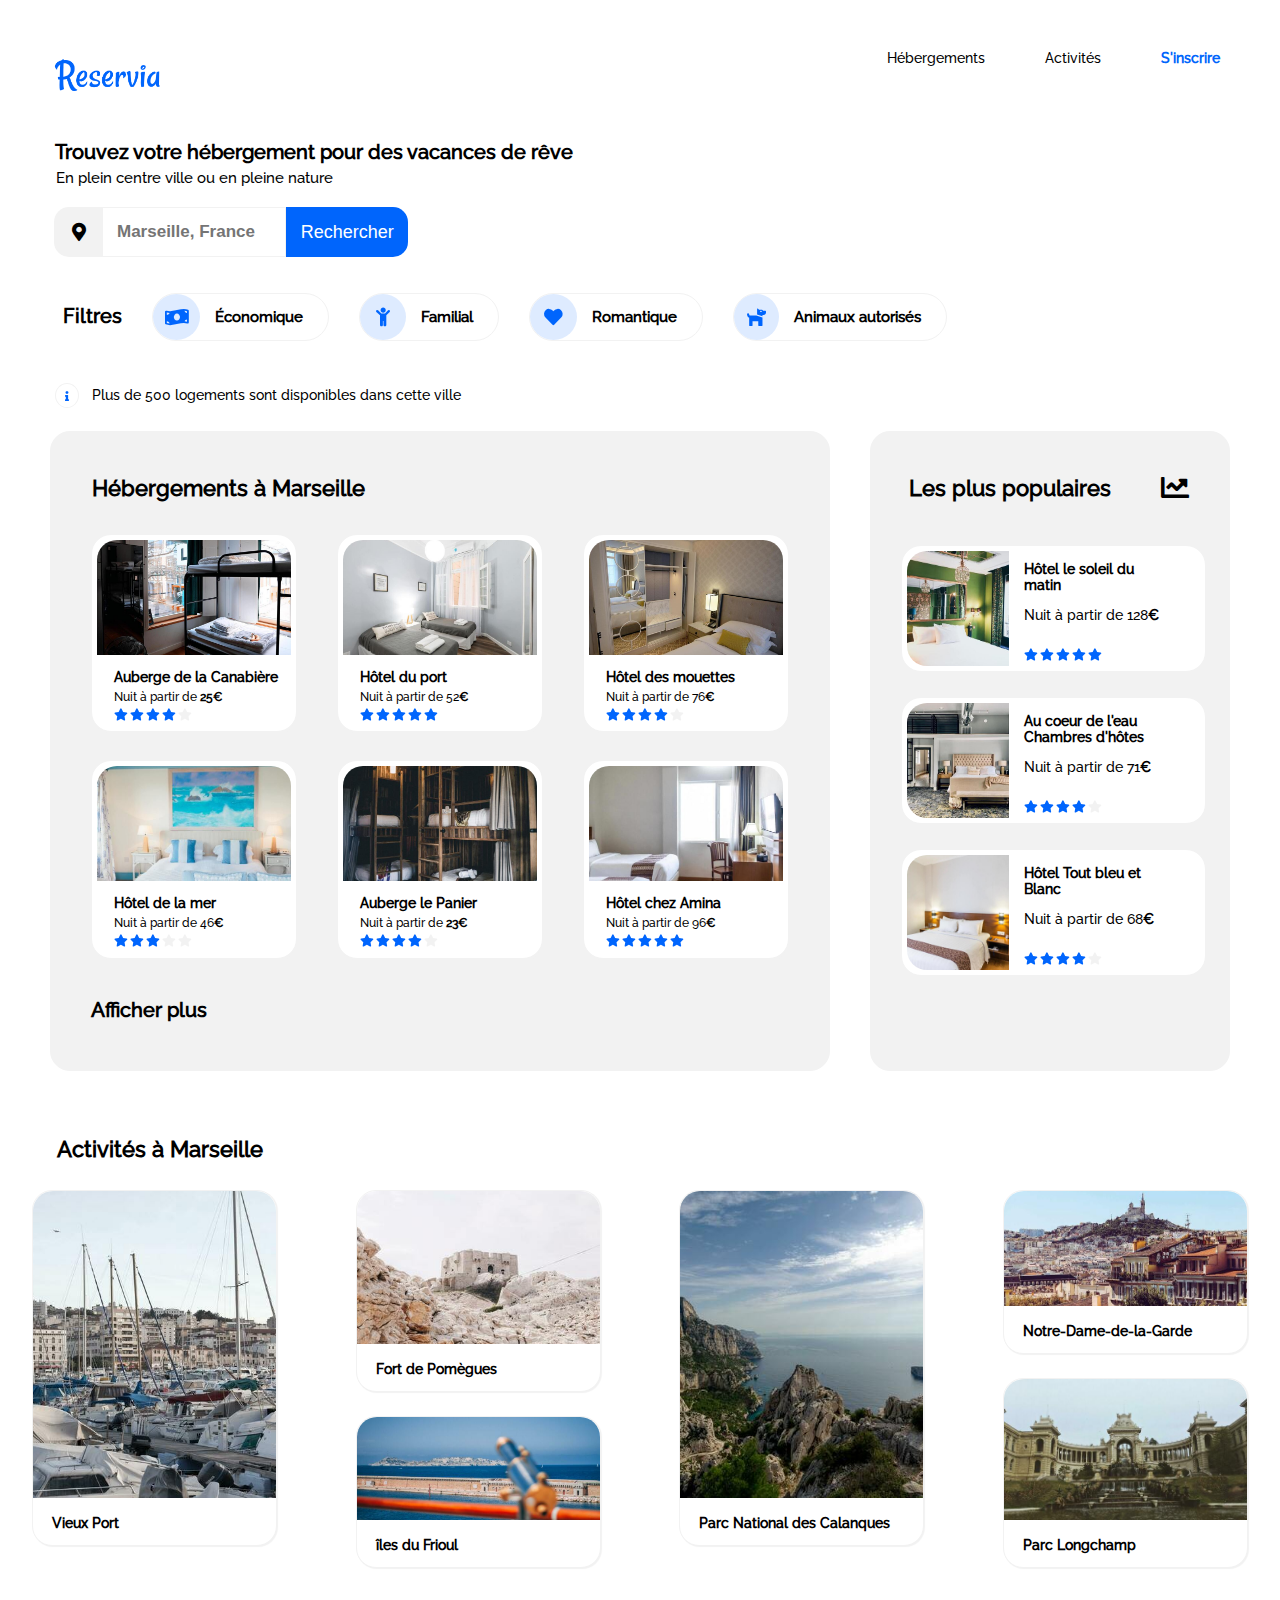
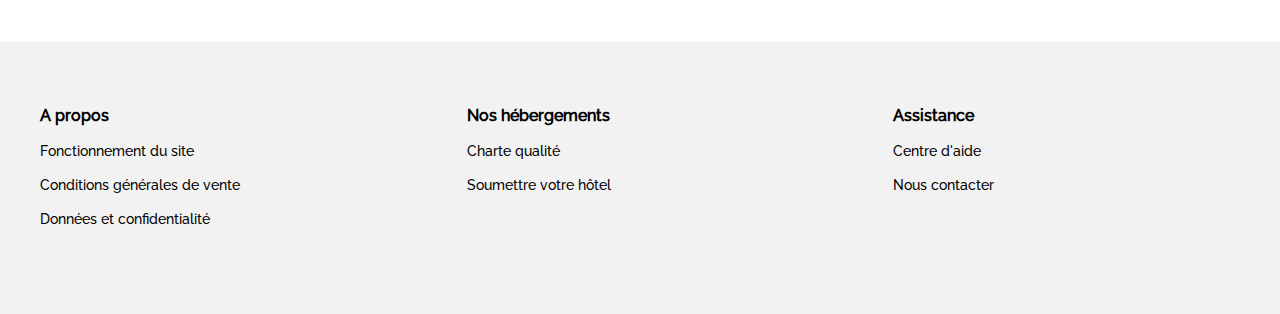
<file: index.html>
<!DOCTYPE html>
<html lang="fr">
    <head>
        <meta charset="utf-8">
        <meta name="viewport" content="width=device-width, initial-scale=1.0">
        <meta name="description" content=" Reservia est une petite entreprise proposant un outil de planification de vacances. 
        Reservia permet de trouver des hébergements et des activités dans la ville de leur choix ">
        <link rel="stylesheet" href="projet2.css" />
        <link rel="stylesheet" href="fontawesome/css/all.css">
        <title>Reservia</title>
    </head>
    
    <body>

        <header>
            <div id="logo_inscrip"> <!-- Responsive -->
                <img id="logo_responsive" src="./images/logo/Reservia@3x.png" alt="logo Reservia" />

                <nav id="ins_respo">
                    <ul>
                        <li id="list_respo" ><a href="#">S'inscrire</a></li>
                    </ul>
                </nav>
            </div>
          
            <div id="menu_responsive"> <!-- RESPONSIVE MENU (Iphone)  -->
                <nav >
                    <ul id="menu_respo">
                        <li class="menu_list_responsive"><a class="menu_ancre_responsive" href="#Hebergements_responsive">Hébergements</a></li> <!-- ancre pour mener directement à la sertion de la page -->
                        <li class="menu_list_responsive"><a class="menu_ancre_responsive" href="#Activites_responsive">Activités</a></li>  <!-- ancre pour mener directement à la sertion de la page --> 
                    </ul>
                </nav>
            </div>

            <div class="bloc_logo_menu">
                <img id="logo" src="./images/logo/Reservia@3x.png" alt="logo Reservia" />

                <nav> <!-- nav d'escription du menu -->
                    <ul id="menu">    
                        <li class="menu_list"><a class="menu_ancre" href="#Hebergements">Hébergements</a></li> <!-- ancre pour mener directement à la sertion de la page -->
                        <li class="menu_list"><a class="menu_ancre" href="#Activites">Activités</a></li>  <!-- ancre pour mener directement à la sertion de la page -->
                        <li class="menu_list" ><a id="inscription" href="#">S'inscrire</a></li> <!-- Mis ID pour isoler "s'incrire" -->
                    </ul>
                </nav>
            </div>
            
            <div id="section_page">
                <p class="p1"> Trouvez votre hébergement pour des vacances de rêve </p> <!-- Mettre un autre "id" pour separer car texte change ? -->
                <p class="p2"> En plein centre ville ou en pleine nature</p>
            </div>

            <div class="Barre_de_recherche">
                <i class="fas fa-map-marker-alt fa-lg "></i>
                <input id="Search" type="search" placeholder="Marseille, France" name="recherher" > <!-- Mettre Marseille -->
                <button id="button" type="submit" >Rechercher</button>
                <button id="responsive_button" type="submit"><i class="fas fa-search"></i></button>
            </div>
        </header>

        <div id="composant_filtre">
            <h2 id="titre_filtre">Filtres</h2>
            <figure class="filtre">
                <div class="icone_filtre1">
                    <i class="fas fa-money-bill-wave fa-lg"></i>
                </div>
                <figcaption>
                    <a class="taille_filtre" href="#">Économique</a>
                </figcaption> 
            </figure>
            <figure class="filtre">
                <div class="icone_filtre2">
                    <i class="fas fa-child fa-lg"></i>
                </div>
                <figcaption>
                    <a class="taille_filtre" href="#">Familial</a>
                </figcaption>
            </figure>
            <figure class="filtre">
                <div class="icone_filtre3">
                    <i class="fas fa-heart fa-lg"></i>
                </div>
                <figcaption>
                    <a class="taille_filtre" href="#">Romantique</a>
                </figcaption>
            </figure>
            <figure class="filtre">
                <div class="icone_filtre1">
                    <i class="fas fa-dog fa-lg"></i>
                </div>
                <figcaption>
                    <a class="taille_filtre" href="#">Animaux autorisés</a>
                </figcaption>
            </figure>
        </div>

        <!-- texte + icon -->
        <figure id="bloc_info">
            <div id="icon_info"><i class="fas fa-info fa-xs"></i></div>
            <figcaption id="text"><p>Plus de 500 logements sont disponibles dans cette ville</p></figcaption>
        </figure>

        <div id="logement">
            <div id="bloc_hebergement">  <!-- Bloc hebergement -->
                <h2 id="Hebergements">Hébergements à Marseille</h2> <!-- Création de l'ancre "hébergement" -->
                <h2 id="Hebergements_responsive">Hébergements à Marseille</h2> <!-- RESPONSIVE Création de l'ancre "hébergement" -->
                <div id="Part1">
                    <figure class ="box">
                        <a href="#">
                            <img class="img_heberg" src="./images/hebergements/4_small/marcus-loke-WQJvWU_HZFo-unsplash.jpg" alt="Auberge de la Canabière" title="Auberge de la Canabière">
                        </a>
                        <figcaption class="figcaption_logement">
                            <a href="#">
                                <h3>Auberge de la Canabière</h3>
                                <p>Nuit à partir de <strong>25€</strong></p>
                                <div class="box_star">
                                    <i class="fas fa-star fa-sm"></i>
                                    <i class="fas fa-star fa-sm"></i>
                                    <i class="fas fa-star fa-sm"></i>
                                    <i class="fas fa-star fa-sm"></i>
                                    <i class="fas fa-star fa-sm star_gray"></i>
                                </div>
                            </a>
                        </figcaption>  
                    </figure>
                    <figure class ="box">
                        <a href="#">
                            <img class="img_heberg" src="./images/hebergements/4_small/fred-kleber-gTbaxaVLvsg-unsplash.jpg" alt="Hôtel du port" title="Hoetl du port">
                        </a>
                        <figcaption class="figcaption_logement">
                            <a href="#">
                                <h3>Hôtel du port</h3>
                                <p>Nuit à partir de 52<strong>€</strong></p>
                                <div class="box_star">
                                    <i class="fas fa-star fa-sm"></i>
                                    <i class="fas fa-star fa-sm"></i>
                                    <i class="fas fa-star fa-sm"></i>
                                    <i class="fas fa-star fa-sm"></i>
                                    <i class="fas fa-star fa-sm"></i>
                                </div>
                            </a>
                        </figcaption>
                          
                    </figure>
                    <figure class ="box">
                        <a href="#">
                            <img class="img_heberg" src="./images/hebergements/4_small/reisetopia-B8WIgxA_PFU-unsplash.jpg" alt="Hôtel des mouettes" title="Hotel des mouettes">
                        </a>    
                        <figcaption class="figcaption_logement">
                            <a href="#">
                                <h3>Hôtel des mouettes</h3>
                                <p>Nuit à partir de 76<strong>€</strong></p>
                                <div class="box_star">
                                    <i class="fas fa-star fa-sm"></i>
                                    <i class="fas fa-star fa-sm"></i>
                                    <i class="fas fa-star fa-sm"></i>
                                    <i class="fas fa-star fa-sm"></i>
                                    <i class="fas fa-star fa-sm star_gray"></i>
                                </div>
                            </a> 
                        </figcaption>
                    </figure>
                </div>
                <div id="Part2">
                    <figure class ="box" >
                        <a href="#">
                            <img class="img_heberg" src="./images/hebergements/4_small/annie-spratt-Eg1qcIitAuA-unsplash.jpg" alt="Hôtel de la mer" title="Hotel de la mer">
                        </a>    
                        <figcaption class="figcaption_logement">
                            <a href="#">
                                <h3>Hôtel de la mer</h3>
                                <p>Nuit à partir de 46<strong>€</strong></p>
                                <div class="box_star">
                                    <i class="fas fa-star fa-sm"></i>
                                    <i class="fas fa-star fa-sm"></i>
                                    <i class="fas fa-star fa-sm"></i>
                                    <i class="fas fa-star fa-sm star_gray"></i>
                                    <i class="fas fa-star fa-sm star_gray"></i>
                                </div>
                            </a>

                        </figcaption>
                    </figure>

                    <figure class ="box">
                        <a href="#">
                            <img class="img_heberg" src="./images/hebergements/4_small/nicate-lee-kT-ZyaiwBe0-unsplash.jpg" alt="Auberge le Panier" title="Auberge le Panier">
                        </a>
                        <figcaption class="figcaption_logement">
                            <a href="">
                                <h3>Auberge le Panier</h3>
                                <p>Nuit à partir de <strong>23€</strong></p>
                                <div class="box_star">
                                    <i class="fas fa-star fa-sm"></i>
                                    <i class="fas fa-star fa-sm"></i>
                                    <i class="fas fa-star fa-sm"></i>
                                    <i class="fas fa-star fa-sm"></i>
                                    <i class="fas fa-star fa-sm star_gray"></i>
                                </div>
                            </a> 
                        </figcaption>
                        
                    </figure>
                    <figure class ="box">
                        <a href="#">
                            <img class="img_heberg" src="./images/hebergements/4_small/febrian-zakaria-M6S1WvfW68A-unsplash.jpg" alt="Hôtel chez Amina" title="Hôtel chez Amina">
                        </a>    
                        <figcaption class="figcaption_logement">
                            <a href="#">
                                <h3>Hôtel chez Amina</h3>
                                <p>Nuit à partir de 96<strong>€</strong></p>
                                <div class="box_star">
                                    <i class="fas fa-star fa-sm"></i>
                                    <i class="fas fa-star fa-sm"></i>
                                    <i class="fas fa-star fa-sm"></i>
                                    <i class="fas fa-star fa-sm"></i>
                                    <i class="fas fa-star fa-sm"></i>
                                </div>
                            </a>
                        </figcaption>
                    </figure>
                </div> 
                <a class="texte_hebergement" href="#">Afficher plus</a>
            </div>
           
            <div id="Populaire">
                <div id="titre_icon_bloc">
                    <h2 id="titre_populaire">Les plus populaires</h2>
                    <i class="fas fa-chart-line fa-2x"></i>
                </div>
                <div id="bloc_pop_responsive">
                    <figure class ="box2">
                        <a href="#"> 
                            <img class="img_pop" src="./images/hebergements/4_small/emile-guillemot-Bj_rcSC5XfE-unsplash.jpg" alt="Hôtel le soleil du matin" title="Hôtel le soleil du matin">
                        </a>    
                        <figcaption class="figcaption_populaire">
                            <a  href="#">
                                <div>
                                    <h3>Hôtel le soleil du matin</h3>
                                    <p> Nuit à partir de 128<strong>€</strong></p>
                                </div>
                                <div class="box_star2">
                                    <i class="fas fa-star fa-sm"></i>
                                    <i class="fas fa-star fa-sm"></i>
                                    <i class="fas fa-star fa-sm"></i>
                                    <i class="fas fa-star fa-sm"></i>
                                    <i class="fas fa-star fa-sm"></i>
                                </div>
                            </a>  
                        </figcaption>
                    </figure>

                    <figure class ="box2" >
                        <a href="#">  
                            <img class="img_pop" src="./images/hebergements/4_small/aw-creative-VGs8z60yT2c-unsplash.jpg" alt="Au coeur de l'eau Chambres d'hôtes" title="Au coeur de l'eau Chambres d'hôtes">
                        </a>
                        <figcaption class="figcaption_populaire">
                            <a href="#">
                                <div>
                                    <h3>Au coeur de l'eau Chambres d'hôtes</h3>
                                    <p>Nuit à partir de 71<strong>€</strong></p>
                                </div>
                                
                                <div class="box_star2">
                                    <i class="fas fa-star fa-sm"></i>
                                    <i class="fas fa-star fa-sm"></i>
                                    <i class="fas fa-star fa-sm"></i>
                                    <i class="fas fa-star fa-sm"></i>
                                    <i class="fas fa-star fa-sm star_gray"></i>
                                </div>
                            </a>
                        </figcaption>
                    </figure>
    
                    <figure class ="box2">
                        <a href="#">
                            <img class="img_pop" src="./images/hebergements/4_small/febrian-zakaria-sjvU0THccQA-unsplash.jpg" alt="Hôtel Tout bleu et blanc" title="Hôtel Tout bleu et blanc">
                        </a>
                        <figcaption class="figcaption_populaire">
                            <a href="#">
                                <div>
                                    <h3>Hôtel Tout bleu et Blanc</h3>
                                    <p>Nuit à partir de 68<strong>€</strong></p>
                                </div>
                                
                                <div class="box_star2">
                                    <i class="fas fa-star fa-sm"></i>
                                    <i class="fas fa-star fa-sm"></i>
                                    <i class="fas fa-star fa-sm"></i>
                                    <i class="fas fa-star fa-sm"></i>
                                    <i class="fas fa-star fa-sm star_gray"></i>
                                </div>
                            </a> 
                        </figcaption> 
                    </figure>
                </div>
                
            </div>
        </div>
         

        <div id="Activite_a_Marseille">

            <h2 id="Activites">Activités à Marseille</h2> <!-- Création de l'ancre "Activités" -->
            <h2 id="Activites_responsive">Activités à Marseille</h2> <!-- RESPONSIVE Création de l'ancre "Activités" -->

            <div id="bloc_activites">
                <div class="box_column">
                    <a href="#">
                        <figure class="box3">
                            <img class="img_port_calanques" src="./images/activites/4_small/reno-laithienne-QUgJhdY5Fyk-unsplash.jpg" alt="Vieux Port" title="Vieux Port">
                            <figcaption>
                                <h3 class="titres_box">Vieux Port</h3>
                            </figcaption>
                        </figure>
                    </a>    
                </div>
        
                <div class="box_column">
                    <a href="#"> 
                        <figure class="box3">
                            <img id="img_pomegues" src="./images/activites/4_small/paul-hermann-QFTrLdQIRhI-unsplash.jpg" alt="Fort de Pomègues" title="Fort de Pomègues">
                            <figcaption>
                                <h3 class="titres_box">Fort de Pomègues</h3>
                            </figcaption>
                        </figure >
                    </a>
                    <a href="#">
                        <figure class="box3" >
                            <img id="img_frioul" src="./images/activites/4_small/kevin-hikari-rV_Qd1l-VXg-unsplash.jpg" alt="îles du Frioul" title="îles du Frioul">
                            <figcaption>
                                <h3 class="titres_box">îles du Frioul</h3>
                            </figcaption>
                        </figure>
                    </a>
                </div>
    
                <div class="box_column">
                    <a href="#">
                        <figure class="box3">
                        <img class="img_port_calanques" src="./images/activites/4_small/kilyan-sockalingum-NR8-cBCN3aI-unsplash.jpg" alt="Parc National des Calanques" title="Parc National des Calanques">
                            <figcaption>
                                <h3 class="titres_box">Parc National des Calanques</h3>
                            </figcaption>
                        </figure>
                    </a>    
                </div>
    
                <div class="box_column">
                    <a href="#">
                        <figure class="box3">
                            <img id="img_DameDeLaGarde" src="./images/activites/4_small/florian-wehde-xW9e8gdotxI-unsplash.jpg" alt="Notre-Dame-de-la-Garde" title="Notre-Dame-de-la-Garde">
                            <figcaption>
                                <h3 class="titres_box">Notre-Dame-de-la-Garde</h3>
                            </figcaption>
                        </figure>
                    </a>
                    <a href="#">  
                        <figure class="box3">
                            <img id="img_longchamp" src="./images/activites/4_small/lena-paulin-wH2-EJoDcV0-unsplash.jpg" alt="Parc Longchamp" title="Parc Longchamp">
                            <figcaption>
                                <h3 class="titres_box">Parc Longchamp</h3>
                            </figcaption>
                        </figure>
                    </a>      
                </div>
            </div>          
        </div>

        <footer>
            <div class="box4">
                <ul>
                    <li class="titre_footer">A propos</li>
                    <li class="lien_footer"><a  href="#" >Fonctionnement du site</a></li>
                    <li class="lien_footer"><a href="#">Conditions générales de vente</a></li>
                    <li class="lien_footer"><a href="#">Données et confidentialité</a></li>
                </ul>
            </div>
            <div class="box4">
                <ul>
                    <li class="titre_footer">Nos hébergements</li>
                    <li class="lien_footer"><a href="#">Charte qualité</a></li>
                    <li class="lien_footer"><a href="#">Soumettre votre hôtel</a></li>
                </ul>
            </div>
            <div class="box4">
                <ul>
                    <li class="titre_footer">Assistance</li>
                    <li class="lien_footer"><a href="#">Centre d'aide</a></li>
                    <li class="lien_footer"><a href="#">Nous contacter</a></li>
                </ul>
            </div>
        </footer>
        
    </body>
</html>
</file>
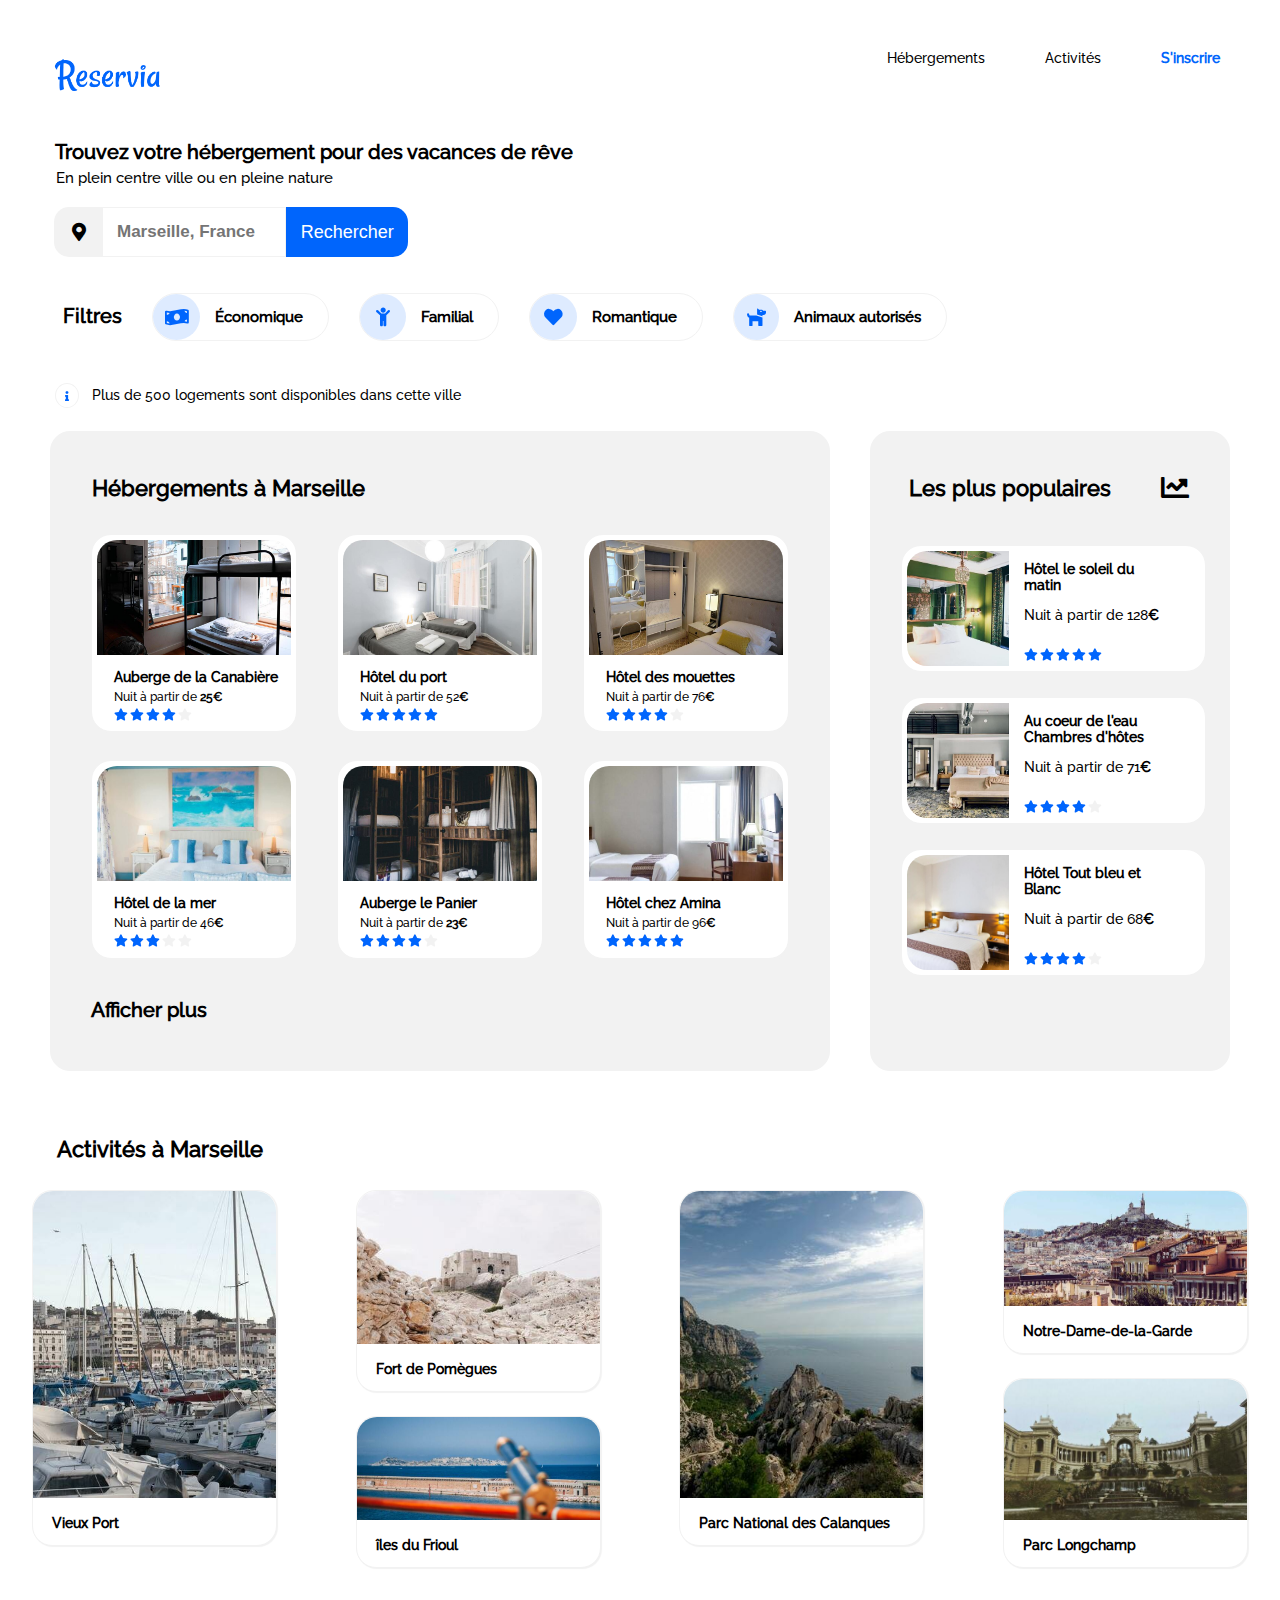
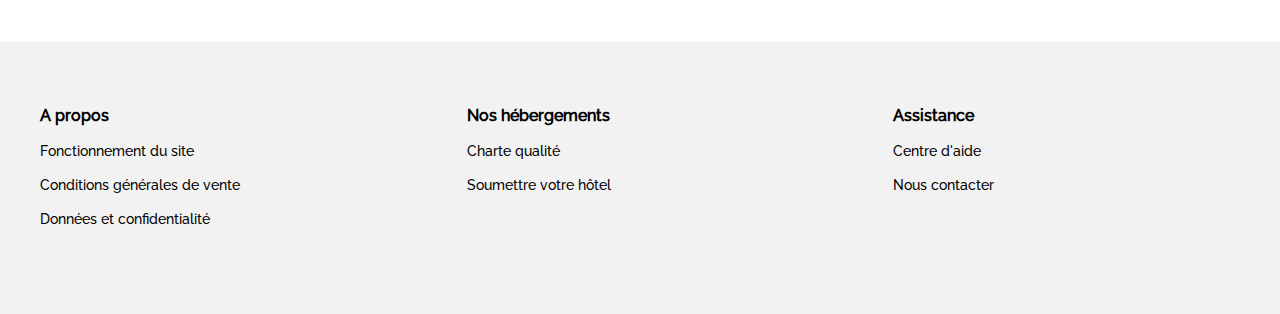
<file: projet2.html>
<!DOCTYPE html>
<html lang="fr">
    <head>
        <meta charset="utf-8">
        <meta name="viewport" content="width=device-width, initial-scale=1.0">
        <meta name="description" content=" Reservia est une petite entreprise proposant un outil de planification de vacances. 
        Reservia permet de trouver des hébergements et des activités dans la ville de leur choix ">
        <link rel="stylesheet" href="projet2.css" />
        <link rel="stylesheet" href="fontawesome/css/all.css">
        <title>Reservia</title>
    </head>
    
    <body>

        <header>
            <div id="logo_inscrip"> <!-- Responsive -->
                <img id="logo_responsive" src="./images/logo/Reservia@3x.png" alt="logo Reservia" />

                <nav id="ins_respo">
                    <ul>
                        <li id="list_respo" ><a href="#">S'inscrire</a></li>
                    </ul>
                        
                </nav>
            </div>
          
            <div id="menu_responsive"> <!-- RESPONSIVE MENU (Iphone)  -->
                <nav >
                    <ul id="menu_respo">
                        <li class="menu_list_responsive"><a class="menu_ancre_responsive" href="#Hebergements_responsive">Hébergements</a></li> <!-- ancre pour mener directement à la sertion de la page -->
                        <li class="menu_list_responsive"><a class="menu_ancre_responsive" href="#Activites_responsive">Activités</a></li>  <!-- ancre pour mener directement à la sertion de la page --> 
                    </ul>
                </nav>
            </div>

            <div class="bloc_logo_menu">
                <img id="logo" src="./images/logo/Reservia@3x.png" alt="logo Reservia" />

                <nav> <!-- nav d'escription du menu -->
                    <ul id="menu">    
                        <li class="menu_list"><a class="menu_ancre" href="#Hebergements">Hébergements</a></li> <!-- ancre pour mener directement à la sertion de la page -->
                        <li class="menu_list"><a class="menu_ancre" href="#Activites">Activités</a></li>  <!-- ancre pour mener directement à la sertion de la page -->
                        <li class="menu_list" ><a id="inscription" href="#">S'inscrire</a></li> <!-- Mis ID pour isoler "s'incrire" -->
                    </ul>
                </nav>
            </div>
            
            <div id="section_page">
                <p class="p1"> Trouvez votre hébergement pour des vacances de rêve </p> <!-- Mettre un autre "id" pour separer car texte change ? -->
                <p class="p2"> En plein centre ville ou en pleine nature</p>
            </div>

            <div class="Barre_de_recherche">
                <i class="fas fa-map-marker-alt fa-lg "></i>
                <input id="Search" type="search" placeholder="Marseille, France" name="recherher" > <!-- Mettre Marseille -->
                <button id="button" type="submit" >Rechercher</button>
                <button id="responsive_button" type="submit"><i class="fas fa-search"></i></button>
            </div>
        </header>

        <div id="composant_filtre">
            <h2 id="titre_filtre">Filtres</h2>
            <figure class="filtre">
                <div class="icone_filtre1">
                    <i class="fas fa-money-bill-wave fa-lg"></i>
                </div>
                <figcaption>
                    <a class="taille_filtre" href="#">Économique</a>
                </figcaption> 
            </figure>
            <figure class="filtre">
                <div class="icone_filtre2">
                    <i class="fas fa-child fa-lg"></i>
                </div>
                <figcaption>
                    <a class="taille_filtre" href="#">Familial</a>
                </figcaption>
            </figure>
            <figure class="filtre">
                <div class="icone_filtre3">
                    <i class="fas fa-heart fa-lg"></i>
                </div>
                <figcaption>
                    <a class="taille_filtre" href="#">Romantique</a>
                </figcaption>
            </figure>
            <figure class="filtre">
                <div class="icone_filtre1">
                    <i class="fas fa-dog fa-lg"></i>
                </div>
                <figcaption>
                    <a class="taille_filtre" href="#">Animaux autorisés</a>
                </figcaption>
            </figure>
        </div>

        <!-- texte + icon -->
        <figure id="bloc_info">
            <div id="icon_info"><i class="fas fa-info fa-xs"></i></div>
            <figcaption id="text"><p>Plus de 500 logements sont disponibles dans cette ville</p></figcaption>
        </figure>

        <div id="logement">
            <div id="bloc_hebergement">  <!-- Bloc hebergement -->
                <h2 id="Hebergements">Hébergements à Marseille</h2> <!-- Création de l'ancre "hébergement" -->
                <h2 id="Hebergements_responsive">Hébergements à Marseille</h2> <!-- RESPONSIVE Création de l'ancre "hébergement" -->
                <div id="Part1">
                    <figure class ="box">
                        <a href="#">
                            <img class="img_heberg" src="./images/hebergements/4_small/marcus-loke-WQJvWU_HZFo-unsplash.jpg" alt="Auberge de la Canabière" title="Auberge de la Canabière">
                        </a>
                        <figcaption class="figcaption_logement">
                            <a href="#">
                                <h3>Auberge de la Canabière</h3>
                                <p>Nuit à partir de <strong>25€</strong></p>
                                <div class="box_star">
                                    <i class="fas fa-star fa-sm"></i>
                                    <i class="fas fa-star fa-sm"></i>
                                    <i class="fas fa-star fa-sm"></i>
                                    <i class="fas fa-star fa-sm"></i>
                                    <i class="fas fa-star fa-sm star_gray"></i>
                                </div>
                            </a>
                        </figcaption>  
                    </figure>
                    <figure class ="box">
                        <a href="#">
                            <img class="img_heberg" src="./images/hebergements/4_small/fred-kleber-gTbaxaVLvsg-unsplash.jpg" alt="Hôtel du port" title="Hoetl du port">
                        </a>
                        <figcaption class="figcaption_logement">
                            <a href="#">
                                <h3>Hôtel du port</h3>
                                <p>Nuit à partir de 52<strong>€</strong></p>
                                <div class="box_star">
                                    <i class="fas fa-star fa-sm"></i>
                                    <i class="fas fa-star fa-sm"></i>
                                    <i class="fas fa-star fa-sm"></i>
                                    <i class="fas fa-star fa-sm"></i>
                                    <i class="fas fa-star fa-sm"></i>
                                </div>
                            </a>
                        </figcaption>
                          
                    </figure>
                    <figure class ="box">
                        <a href="#">
                            <img class="img_heberg" src="./images/hebergements/4_small/reisetopia-B8WIgxA_PFU-unsplash.jpg" alt="Hôtel des mouettes" title="Hotel des mouettes">
                        </a>    
                        <figcaption class="figcaption_logement">
                            <a href="#">
                                <h3>Hôtel des mouettes</h3>
                                <p>Nuit à partir de 76<strong>€</strong></p>
                                <div class="box_star">
                                    <i class="fas fa-star fa-sm"></i>
                                    <i class="fas fa-star fa-sm"></i>
                                    <i class="fas fa-star fa-sm"></i>
                                    <i class="fas fa-star fa-sm"></i>
                                    <i class="fas fa-star fa-sm star_gray"></i>
                                </div>
                            </a> 
                        </figcaption>
                    </figure>
                </div>
                <div id="Part2">
                    <figure class ="box" >
                        <a href="#">
                            <img class="img_heberg" src="./images/hebergements/4_small/annie-spratt-Eg1qcIitAuA-unsplash.jpg" alt="Hôtel de la mer" title="Hotel de la mer">
                        </a>    
                        <figcaption class="figcaption_logement">
                            <a href="#">
                                <h3>Hôtel de la mer</h3>
                                <p>Nuit à partir de 46<strong>€</strong></p>
                                <div class="box_star">
                                    <i class="fas fa-star fa-sm"></i>
                                    <i class="fas fa-star fa-sm"></i>
                                    <i class="fas fa-star fa-sm"></i>
                                    <i class="fas fa-star fa-sm star_gray"></i>
                                    <i class="fas fa-star fa-sm star_gray"></i>
                                </div>
                            </a>

                        </figcaption>
                    </figure>

                    <figure class ="box">
                        <a href="#">
                            <img class="img_heberg" src="./images/hebergements/4_small/nicate-lee-kT-ZyaiwBe0-unsplash.jpg" alt="Auberge le Panier" title="Auberge le Panier">
                        </a>
                        <figcaption class="figcaption_logement">
                            <a href="">
                                <h3>Auberge le Panier</h3>
                                <p>Nuit à partir de <strong>23€</strong></p>
                                <div class="box_star">
                                    <i class="fas fa-star fa-sm"></i>
                                    <i class="fas fa-star fa-sm"></i>
                                    <i class="fas fa-star fa-sm"></i>
                                    <i class="fas fa-star fa-sm"></i>
                                    <i class="fas fa-star fa-sm star_gray"></i>
                                </div>
                            </a> 
                        </figcaption>
                        
                    </figure>
                    <figure class ="box">
                        <a href="#">
                            <img class="img_heberg" src="./images/hebergements/4_small/febrian-zakaria-M6S1WvfW68A-unsplash.jpg" alt="Hôtel chez Amina" title="Hôtel chez Amina">
                        </a>    
                        <figcaption class="figcaption_logement">
                            <a href="#">
                                <h3>Hôtel chez Amina</h3>
                                <p>Nuit à partir de 96<strong>€</strong></p>
                                <div class="box_star">
                                    <i class="fas fa-star fa-sm"></i>
                                    <i class="fas fa-star fa-sm"></i>
                                    <i class="fas fa-star fa-sm"></i>
                                    <i class="fas fa-star fa-sm"></i>
                                    <i class="fas fa-star fa-sm"></i>
                                </div>
                            </a>
                        </figcaption>
                    </figure>
                </div> 
                <a class="texte_hebergement" href="#">Afficher plus</a>
            </div>
           
            <div id="Populaire">
                <div id="titre_icon_bloc">
                    <h2 id="titre_populaire">Les plus populaires</h2>
                    <i class="fas fa-chart-line fa-2x"></i>
                </div>
                <div id="bloc_pop_responsive">
                    <figure class ="box2">
                        <a href="#"> 
                            <img class="img_pop" src="./images/hebergements/4_small/emile-guillemot-Bj_rcSC5XfE-unsplash.jpg" alt="Hôtel le soleil du matin" title="Hôtel le soleil du matin">
                        </a>    
                        <figcaption class="figcaption_populaire">
                            <a  href="#">
                                <div>
                                    <h3>Hôtel le soleil du matin</h3>
                                    <p> Nuit à partir de 128<strong>€</strong></p>
                                </div>
                                <div class="box_star2">
                                    <i class="fas fa-star fa-sm"></i>
                                    <i class="fas fa-star fa-sm"></i>
                                    <i class="fas fa-star fa-sm"></i>
                                    <i class="fas fa-star fa-sm"></i>
                                    <i class="fas fa-star fa-sm"></i>
                                </div>
                            </a>  
                        </figcaption>
                    </figure>

                    <figure class ="box2" >
                        <a href="#">  
                            <img class="img_pop" src="./images/hebergements/4_small/aw-creative-VGs8z60yT2c-unsplash.jpg" alt="Au coeur de l'eau Chambres d'hôtes" title="Au coeur de l'eau Chambres d'hôtes">
                        </a>
                        <figcaption class="figcaption_populaire">
                            <a href="#">
                                <div>
                                    <h3>Au coeur de l'eau Chambres d'hôtes</h3>
                                    <p>Nuit à partir de 71<strong>€</strong></p>
                                </div>
                                
                                <div class="box_star2">
                                    <i class="fas fa-star fa-sm"></i>
                                    <i class="fas fa-star fa-sm"></i>
                                    <i class="fas fa-star fa-sm"></i>
                                    <i class="fas fa-star fa-sm"></i>
                                    <i class="fas fa-star fa-sm star_gray"></i>
                                </div>
                            </a>
                        </figcaption>
                    </figure>
    
                    <figure class ="box2">
                        <a href="#">
                            <img class="img_pop" src="./images/hebergements/4_small/febrian-zakaria-sjvU0THccQA-unsplash.jpg" alt="Hôtel Tout bleu et blanc" title="Hôtel Tout bleu et blanc">
                        </a>
                        <figcaption class="figcaption_populaire">
                            <a href="#">
                                <div>
                                    <h3>Hôtel Tout bleu et Blanc</h3>
                                    <p>Nuit à partir de 68<strong>€</strong></p>
                                </div>
                                
                                <div class="box_star2">
                                    <i class="fas fa-star fa-sm"></i>
                                    <i class="fas fa-star fa-sm"></i>
                                    <i class="fas fa-star fa-sm"></i>
                                    <i class="fas fa-star fa-sm"></i>
                                    <i class="fas fa-star fa-sm star_gray"></i>
                                </div>
                            </a> 
                        </figcaption> 
                    </figure>
                </div>
                
            </div>
        </div>
         

        <div id="Activite_a_Marseille">

            <h2 id="Activites">Activités à Marseille</h2> <!-- Création de l'ancre "Activités" -->
            <h2 id="Activites_responsive">Activités à Marseille</h2> <!-- RESPONSIVE Création de l'ancre "Activités" -->

            <div id="bloc_activites">
                <div class="box_column">
                    <a href="#">
                        <figure class="box3">
                            <img class="img_port_calanques" src="./images/activites/4_small/reno-laithienne-QUgJhdY5Fyk-unsplash.jpg" alt="Vieux Port" title="Vieux Port">
                            <figcaption>
                                <h3 class="titres_box">Vieux Port</h3>
                            </figcaption>
                        </figure>
                    </a>    
                </div>
        
                <div class="box_column">
                    <a href="#"> 
                        <figure class="box3">
                            <img id="img_pomegues" src="./images/activites/4_small/paul-hermann-QFTrLdQIRhI-unsplash.jpg" alt="Fort de Pomègues" title="Fort de Pomègues">
                            <figcaption>
                                <h3 class="titres_box">Fort de Pomègues</h3>
                            </figcaption>
                        </figure >
                    </a>
                    <a href="#">
                        <figure class="box3" >
                            <img id="img_frioul" src="./images/activites/4_small/kevin-hikari-rV_Qd1l-VXg-unsplash.jpg" alt="îles du Frioul" title="îles du Frioul">
                            <figcaption>
                                <h3 class="titres_box">îles du Frioul</h3>
                            </figcaption>
                        </figure>
                    </a>
                </div>
    
                <div class="box_column">
                    <a href="#">
                        <figure class="box3">
                        <img class="img_port_calanques" src="./images/activites/4_small/kilyan-sockalingum-NR8-cBCN3aI-unsplash.jpg" alt="Parc National des Calanques" title="Parc National des Calanques">
                            <figcaption>
                                <h3 class="titres_box">Parc National des Calanques</h3>
                            </figcaption>
                        </figure>
                    </a>    
                </div>
    
                <div class="box_column">
                    <a href="#">
                        <figure class="box3">
                            <img id="img_DameDeLaGarde" src="./images/activites/4_small/florian-wehde-xW9e8gdotxI-unsplash.jpg" alt="Notre-Dame-de-la-Garde" title="Notre-Dame-de-la-Garde">
                            <figcaption>
                                <h3 class="titres_box">Notre-Dame-de-la-Garde</h3>
                            </figcaption>
                        </figure>
                    </a>
                    <a href="#">  
                        <figure class="box3">
                            <img id="img_longchamp" src="./images/activites/4_small/lena-paulin-wH2-EJoDcV0-unsplash.jpg" alt="Parc Longchamp" title="Parc Longchamp">
                            <figcaption>
                                <h3 class="titres_box">Parc Longchamp</h3>
                            </figcaption>
                        </figure>
                    </a>      
                </div>
            </div>          
        </div>

        <footer>
            <div class="box4">
                <ul>
                    <li class="titre_footer">A propos</li>
                    <li class="lien_footer"><a  href="#" >Fonctionnement du site</a></li>
                    <li class="lien_footer"><a href="#">Conditions générales de vente</a></li>
                    <li class="lien_footer"><a href="#">Données et confidentialité</a></li>
                </ul>
            </div>
            <div class="box4">
                <ul>
                    <li class="titre_footer">Nos hébergements</li>
                    <li class="lien_footer"><a href="#">Charte qualité</a></li>
                    <li class="lien_footer"><a href="#">Soumettre votre hôtel</a></li>
                </ul>
            </div>
            <div class="box4">
                <ul>
                    <li class="titre_footer">Assistance</li>
                    <li class="lien_footer"><a href="#">Centre d'aide</a></li>
                    <li class="lien_footer"><a href="#">Nous contacter</a></li>
                </ul>
            </div>
        </footer>
        
    </body>
</html>
</file>
<file: projet2.css>
/* PRINCIPAL */
@font-face
{
    font-family: Raleway;
    src: url('./static/Raleway-Medium.ttf');
}

strong /*  Toutes les balises comportant <strong> sont en police "gras" */
{
    font-weight: bold;
}

h3
{
    font-weight: bold;
    font-size: 14px;
}

h2
{
    font-weight: bold;
    font-size: 22px;
}

body 
{
    font-family: Raleway;
    width: 100%;
    margin: auto;
    font-size: 14px;
}

/* I- Header */
#logo_inscrip /* RESPONSIVE */
{
    display: none;
}

.bloc_logo_menu
{
    display: flex;
    justify-content: space-between;
    align-content: flex-end;
    margin-left: 54px;
    width: 95%;
}

/* Logo */
#logo
{
    padding-top: 50px;
    padding-bottom: 20px;
    height: 50px;
}

/* Menu */
nav 
{
    flex-grow: 1;
}
#menu_responsive /* MENU RESPONSIVE */
{
    display: none;
}

#menu
{
    margin-top: 0;
    display: flex;
    flex-direction: row;
    justify-content: flex-end;
    list-style-type: none;
    color: black;
}

.menu_list
{
    padding-top: 50px;
    padding-left: 10px;
    padding-right: 10px;
    margin-bottom: 0;
    margin-right: 40px;
}

.menu_list:hover .menu_ancre
{
    color:#0065FC;
}

.menu_ancre 
{
    text-decoration: none;
    color: black;
}

#inscription
{
    text-decoration: none;
    color: #0065FC;
    font-weight: bold;
}

.menu_list:hover
{
    border-top: 3px solid #0065FC;
}

/* Texte Intro */

.p1
{
    font-weight:bold;
    font-size: 20px;
    margin-left: 55px; /* Ajustement bordure */
    margin-bottom: 0;
}

.p2
{
    font-size: 15px;
    margin-left: 56px; /* Ajustement bordure */
    margin-top: 5px;
    margin-bottom: 20px;
}

/* Barre de recherche */

#responsive_button
{
    display: none;
}
.Barre_de_recherche
{
    display: flex;
    margin-left: 54px; /* Ajustement bordure */
}


.fa-map-marker-alt
{
    border-top-left-radius: 15px;
    border-bottom-left-radius: 15px ;
    background-color:#F2F2F2;
    padding: 18px 16px 16px 18px;
    padding-top: 18px;
}

#Search
{
    padding-left: 14px;
    cursor: pointer;
    border: 1px #F2F2F2 solid;
    width: 15%; 
    height: 50px;
    font-size: 17px;
    font-weight: bold;
}

#button
{
    display: inline-block; /* Voir à quoi cela sert ??? */
    text-align: center;
    border-bottom-right-radius: 15px;
    border-top-right-radius: 15px;
    width: 10%;
    font-size: 18px;
    color: #ffffff;
    background-color: #0065fc;
    cursor: pointer;
    border: 1px;
}

/* II/ Contenu central */

/* Filtre */
#filtre_responsive
{
    display: none;
}

#titre_filtre
{
    padding-top: 30px;
    padding-bottom: 15px;
    font-size: 20px;
    font-weight: bold;
}

#composant_filtre
{
    display: flex;
    align-items: center;
    border-radius: 0.5rem;
    list-style-type: none;
    margin-left: 63px;
}

.filtre
{
    display: flex;
    border: 1px solid #F2F2F2;
    border-radius: 30px;
    padding-right: 10px;
    margin-right: 0;
    margin-left: 30px;
    margin-top: 31px;
}
.filtre:hover /* changement d'effet au survole souris */
{
    box-shadow: 11px 15px 42px -4px rgba(0,0,0,0.25);
}

.filtre figcaption
{
    display: flex;
    align-items: center;
    text-decoration: none;
    margin: 0 15px;
    width: fit-content;
    width: -moz-fit-content;
}

figcaption a
{
    text-decoration: none;
    color: black;
}

.taille_filtre
{
    font-size: 15px;
    font-weight: bold;
}

.icone_filtre1 /* filtres économique et animaux  */
{
    display: flex;
    align-items: center;
    border-radius: 50%;
    padding: 16px  12px;
    background-color: #DEEBFF; 
}

.icone_filtre2 /* FILTRE FAMILIAL */
{
    display: flex;
    align-items: center;
    border-radius: 50%;
    padding: 16px 16px;
    background-color: #DEEBFF; 
}
.icone_filtre3 /* FILTRE ROMANTIQUE */
{
    display: flex;
    align-items: center;
    border-radius: 50%;
    padding: 16px 14px;
    background-color: #DEEBFF; 
}

.fa-money-bill-wave
{
    filter: invert(40%) sepia(75%) saturate(7500%) hue-rotate(210deg) brightness(100%) contrast(104%); /* Changement de couleur des icones par défaut   */
}

.fa-child
{
    filter: invert(40%) sepia(75%) saturate(7500%) hue-rotate(210deg) brightness(100%) contrast(104%);
}

.fa-heart
{
    filter: invert(40%) sepia(75%) saturate(7500%) hue-rotate(210deg) brightness(100%) contrast(104%);
}

.fa-dog
{
    filter: invert(40%) sepia(75%) saturate(7500%) hue-rotate(210deg) brightness(100%) contrast(104%);
}

/* texte + icon */
#bloc_info
{
    display: flex;
    align-items: center;
    width: fit-content;
    width: -moz-fit-content;
    margin-left: 55px;
}

#icon_info
{
    border-radius: 50%;
    border: 1px solid #F2F2F2;
    padding: 3px 9px 4px 9px;
}

#icon_info img
{
    width: 5px;
    padding-top: 2px; /* ajustement bordure top */

}

.fa-info
{
    filter: invert(40%) sepia(75%) saturate(7500%) hue-rotate(210deg) brightness(100%) contrast(104%);
}

#text p
{
    display: flex;
    flex-direction: column;
    justify-content: center;
    margin-left: 13px;
}

/* HERBERGEMENT */

#Hebergements_responsive /* RESPONSIVE */
{
    display: none;
}

#logement
{
    display: flex;
    flex-direction: row;
    margin-left: 50px;
    margin-right: 50px;
}

/* bloc_logement (hébergement à marseille et les plus populaires) */
#bloc_hebergement
{
    display: flex;
    justify-content: space-between;
    flex-direction: column;
    border: 1px solid #F2F2F2;
    background-color:  #F2F2F2;
    border-radius: 20px;
    width: 85%;
    margin-right: 40px;
}

#Hebergements /* Titre + ancre Hebergements */
{
    padding-left: 41px;
    padding-top: 25px;/* ajustement bordure "top" (compensation)*/
}


#Part1 /* flexbox part1 (bloc hébergement) */
{
    display: flex;
    flex-direction: row;
    margin-right: 40px;
}

#Part2 /* flexbox part2 (bloc hébergement) */
{
    display: flex;
    flex-direction: row;
    margin-right: 40px;
}

.box
{ 

    border: 1px solid  #F2F2F2;
    border-radius: 20px;
    box-shadow: 1px 1px 1px  #F2F2F2;
    padding: 10px;
    padding-top: 5px;
    padding-left: 5px;
    padding-right: 5px;
    background-color: white ;
    height: fit-content;
    height: -moz-fit-content;
    width: 100%;
    margin-right: 0;
}

.box a
{
    display: flex;
    flex-direction: column;
    text-decoration: none;
    color: black;
}

.box:hover
{
    box-shadow: 11px 15px 42px -4px rgba(0,0,0,0.25);
}

.img_heberg
{
    height: 9vw;
    width: 100%;
    border-top-left-radius: 20px;
    border-top-right-radius: 20px;
    object-fit: cover;
   
}

.figcaption_logement a
{
    padding-left: 17px;
    margin: 0px;
}

.figcaption_logement p
{
    line-height: 0;
    font-size: 12px;
}

.figcaption_logement h3
{
    margin-bottom: 0;
}

.box_star
{
    display: flex;
    flex-direction: row;
}

.fa-star
{
    padding-right: 2px;
    filter: invert(40%) sepia(75%) saturate(7500%) hue-rotate(210deg) brightness(100%) contrast(104%); 
}

.star_gray
{
    padding-right: 2px;
    filter: invert(100%) sepia(4%) saturate(111%) hue-rotate(231deg) brightness(116%) contrast(90%);
}

.texte_hebergement /* texte dans le bloc Hebergement (afficher plus) */
{
    margin-top: 25px;
    margin-bottom: 55px;
    margin-left: 40px;
    margin-right: auto;
    text-decoration: none;
    color: black;
    height: 17px;
    font-weight: bold;
    font-size: 20px;
    padding-top: 0px;
}

.texte_hebergement:hover /* Taille de police ==> effet survol */
{
    font-size: 18px;
}


/* Bloc populaire */
#Populaire 
{
    display: flex;
    flex-direction: column;
    border: 1px solid  #F2F2F2;
    background-color:  #F2F2F2;
    border-radius: 20px;
    width: auto;
}

#titre_populaire
{
    padding-left: 38px;
    padding-top: 25px; /* Ajustement bordure "top" (compensation) */
}

#titre_icon_bloc
{
    display: flex;
    align-items: center;
    justify-content: space-between;
}


.fa-chart-line
{
    padding-right: 40px;
    padding-top: 25px; /* Ajustement bordure "top" (compensation) */
}

.img_pop
{
    height: 100%;
    width: 8vw;
    border-top-left-radius: 20px;
    border-bottom-left-radius: 20px;
    object-fit: cover;
}

.box2
{
    display: flex;
    flex-direction: row;
    border: 1px solid  #F2F2F2;
    border-radius: 20px;
    padding-top: 5px;
    padding-left: 5px;
    padding-bottom: 5px;
    background-color: white;
    width: calc(100% - 60px);
    height: 9vw;
    margin-top: 25px;
    margin-right: 30px;
    margin-left: 30px;
}

.box2 a
{
    text-decoration: none;
    color: black;
}

.box2:hover
{
    box-shadow: 11px 15px 42px -4px rgba(0,0,0,0.25);
}

.figcaption_populaire
{
    padding-left: 15px;
    padding-right: 10px;
    
}


.figcaption_populaire h3
{
    margin-bottom: 0;
    margin-top: 10px;
    margin-right: 30px;
}

.figcaption_populaire a
{
    display: flex;
    flex-direction: column;
    justify-content: space-between;
    height: 100%;
}


.box_star2
{
    display: flex;
    flex-direction: row;
    padding-bottom: 5px;

}

/* les activités à Marseille */
#Activites_responsive /* RESPONSIVE */
{
    display: none;
}


#Activite_a_Marseille
{
    padding-bottom: 60px; /* Ajustement d'espace entre les éléments  */
    width: 95%;
    margin: auto;
}

#Activites
{
    margin-left: 25px;
    margin-top: 65px; /* Ajustement */
}

#bloc_activites /* Flexbox mettre en ligne les box (row) */
{
    display: flex;
    flex-direction: row;
    justify-content: space-between;
    width: 100%;
}

.box_column
{
    margin-right: 0;
    margin-left: 0;
}

.box_column a
{
    display: flex;
    flex-direction: column;
    text-decoration: none;
     color: black;
}

.box3 /* flexbox */
{
    border: 1px solid  #F2F2F2;
    border-radius: 20px;
    box-shadow: 1px 1px 1px  #F2F2F2;
    background-color: white ;
    height: fit-content;
    height: -moz-fit-content;
    width: fit-content;
    width: -moz-fit-content;
    margin-right: 0px;
    margin-top: 10px;
    margin-left: 0;

}

.box3:hover /* changement d'effet au survol */
{
    box-shadow: 11px 15px 42px -4px rgba(0,0,0,0.25);
}

.titres_box /* marge entre titres et box de chaque photos Activités */
{
    padding-left: 19px;
}
.img_port_calanques /* Dimensions images */
{
    width: 19vw;
    height: 24vw;
    border-top-left-radius: 20px;
    border-top-right-radius: 20px;
    object-fit: cover;
}

#img_pomegues /* dimension image */
{
    width: 19vw;
    height: 12vw;
    border-top-left-radius: 20px;
    border-top-right-radius: 20px;
    object-fit: cover;
}

#img_frioul /* dimension image */
{
    width: 19vw;
    height: 8vw;
    border-top-left-radius: 20px;
    border-top-right-radius: 20px;
    object-fit: cover;
}
#img_DameDeLaGarde /* dimension image */
{
    width: 19vw;
    height: 9vw;
    border-top-left-radius: 20px;
    border-top-right-radius: 20px;
    object-fit: cover;
}

#img_longchamp /* dimension image */
{
    width: 19vw;
    height: 11vw;
    border-top-left-radius: 20px;
    border-top-right-radius: 20px;
    object-fit: cover;
}


/* III-Footer */
footer
{
    display: flex;
    flex-direction: row;
    background-color:  #F2F2F2;
    width: auto;

}
footer ul
{
    list-style-type: none; /* Enleve liste à puce */
}
.box4 /* FLEXBOX */
{
    display: flex;
    flex-direction: column;
    justify-content: space-between;
    width: 35%; /*Ajustement des bordures entre les blocs*/
    padding-top: 50px;
    padding-bottom: 55px;
}

footer * /* "*" tous les enfants héritent... */
{
    text-decoration: none;
    color: black;
}

.titre_footer
{
    font-size: 16px;
    font-weight: bold;
    width: fit-content;
    width: -moz-fit-content;
}

.lien_footer /* Espacement entre liste à puce/ lien */
{
    margin-top: 18px;
    margin-bottom: 18px;
    font-size: 14px;
    width: fit-content;
    width: -moz-fit-content;
}

.lien_footer:hover /* taille police ==> effet au survol */
{
    font-size: 13px;
}

@media screen and (max-width: 425px) /* CENTRER Barre de recherche responsive Téléphone */
{
    #button
    {
        display: none;
    }

    .Barre_de_recherche
    {
       justify-content: center;
    }
}

@media screen and (max-width: 720px)
{
    body 
    {
        width: 100vw;
    }

    .bloc_logo_menu
    {
        display: none;
    }
    /* Bloc Respopnsive LOGO et S'INSCRIRE */

    nav /* Responsive */
    {
        flex-grow: 0;
    }


    #logo_inscrip
    {
        display: flex;
        align-items: center;
        justify-content: space-between;
        width: 93vw;
        padding-top: 32px;
        padding-left: 21px;
    }

    #logo_responsive
    {
        height: 45px;
        width: 95px;
    }
    

    #ins_respo ul
    {
        list-style-type: none;
    }


    #list_respo a
    {
        text-decoration: none;
        color: #0065FC;
        font-weight: bold;
        padding-right: 21px;
        border-bottom: none;
    }

  
    #list_respo:hover
    {
        color:#0065FC;
        cursor: pointer;
    }

    /* Menu Responsive*/

    #menu_responsive
    {
        display: flex;
        flex-direction: row;
        width: fit-content;
        width: -moz-fit-content;
    
    }
    #menu_respo
    {
        margin-top: 0;
        display: flex;
        flex-direction: row;
        justify-content: center;
        list-style-type: none;
        color: black;
        padding-bottom: 0;
        padding-left: 0;
        padding-right: 0;
        width: 99vw;
    }

    .menu_list_responsive
    {
        padding-bottom: 10px;
        text-align: center;
        padding-right: 34px;
        padding-left: 34px;
        margin-top: 20px;
        padding-top: 0;
        width: 30vw;
        margin-right: 0;
        margin-left: 0;
    }

    .menu_list_responsive:hover
    {
        border-bottom: 2px solid #0065FC;
        border-radius: 0px;
    }  
    .menu_ancre_responsive 
    {
        text-decoration: none;
        color: black;
    }

    .menu_list_responsive:hover .menu_ancre_responsive 
    {
        color: #0065FC;
    }
    
    
    /* Texte */
    #section_page
    {
        padding-left: 21px;
        padding-right: 21px;
    }

    .p1
    {   
        font-weight:bold;
        font-size: 20px;
        margin-left: 0;
    }

    .p2
    {
        font-size: 15px;
        margin-left: 0;
        margin-bottom: 30px;

    }

    /* Barre de recherche */
    #button
    {
        display: none;
    }

    .Barre_de_recherche
    {
        margin-left: 10px; /* Ajustement bordure */
        margin-right: 10px;
    }

    #responsive_button
    {
        display: inline-block; /* Voir à quoi cela sert ??? */
        border-bottom-right-radius: 15px;
        border-top-right-radius: 15px;
        border-bottom-left-radius: 15px;
        border-top-left-radius: 15px;
        width: 51px; /* Responsive */
        background-color: #0065fc;
        border-color: #0065fc;
        cursor: pointer;
        margin-left: -18px;
        border: 1px;
    }
    .fa-search /* pour responsive */
    {
        color: white;
    }

    #Search
    {
        width: 229px; 
        height: 50px;
    }

    /* FILTRES */
    #titre_filtre
    {
        flex-direction: row;
        justify-content: start;
        width: 100vw;
        padding-top: 0;
        padding-bottom: 0;
        font-size: 20px; /* Taille responsive */
        font-weight: bold;
        margin-left: 14px;
        margin-bottom: 0;
        margin-top: 30px;
    }
    
    #composant_filtre
    {
        flex-direction: row;
        flex-wrap: wrap;
        border-radius: 0.5rem;
        list-style-type: none;
        margin-left: 11px;
    }
    
    .filtre
    {
        border-radius: 30px;
        margin-left: 9px;
        margin-top: 20px;
        padding-right: 0;
    }
    
    .taille_filtre
    {
        font-size: 18px;
        font-weight: bold;
    }

    .filtre figcaption 
    {
        margin: 0 10px;
    }

    
    /* texte + icon */
    #bloc_info
    {
        display: flex;
        align-items: center;
        margin-left: 21px;
    }

    #text p
    {
        margin-left: 13px;
    }

    #icon_info
    {
        margin-left: 0;
    }
    
    /* logement */
    #logement
    {
        display: flex;
        flex-direction: column-reverse;
        justify-content: space-around;
        margin-left: 0;
        margin-right: 0;
    }

    /* Populaire */
    #Populaire 
    {
        border: none;
        border-radius: 0;
        padding-bottom: 36px;
        margin-right: 0;
        width: auto;
    }

    #bloc_pop_responsive
    {
        margin: 25px auto;
    }
    .box2
    {
        max-width: 90vw;
        height: fit-content;
        height: -moz-fit-content; /* FIREFOX */
        width: 95%;
        margin-bottom: 0;
        margin-left: auto;
        margin-right: auto;
        margin-top: 15px;
        padding-bottom: 3px;
    }
    
    .figcaption_populaire
    {
        padding-right: 25px;
    }

    .figcaption_populaire h3 
    {
        margin-top: 7px;
        font-size: 15px;
        margin-left: 0;
    }
    .figcaption_populaire p 
    {
        margin-bottom: 0;
        margin-top: 5px;
        font-size: 13px;
    }

    #titre_populaire
    {
        padding-left: 0px;
    }
    
    #titre_icon_bloc
    {
        flex-direction: row;
        justify-content: space-around;
    }
    
    .fa-chart-line
    {
        padding-right: 10px;
        padding-top: 25px; /* Ajustement bordure "top" (compensation) */
    }
    .img_pop
    {
        height: 30vw;
        width: 30vw;
        border-top-left-radius: 20px;
        border-bottom-left-radius: 20px;
        object-fit: cover;
    }

    .box_star2
    {
        padding-top: 0;
        padding-bottom: 5px;
    }
    
    /* bloc_logement (hébergement à marseille et les plus populaires) */
    #Hebergements
    {
        display: none;
    }

    #Hebergements_responsive /* Titre + ancre Hebergements */
    {
        display: block;
        padding-left: 10px;
        padding-top: 25px;/* ajustement bordure "top" (compensation)*/
    }

    #bloc_hebergement
    {
        display: flex;
        flex-direction: column;
        float: left;
        background-color: white;
        border: 1px solid white ;
        width: auto;
        margin-left: 15px;
        margin-right: 25px;
    
    }

    #Part1 /* flexbox part1 (bloc hébergement) */
    {
        display: flex;
        flex-direction: column;
        margin-left: 0;
        margin-right: 0;
        
    }
    
    #Part2 /* flexbox part2 (bloc hébergement) */
    {
        display: flex;
        flex-direction: column;
        margin-left: 0;
        margin-right: 0;
    }
    
    .box
    { 
        border: 1px solid  #F2F2F2;
        border-radius: 20px;
        box-shadow: 1px 1px 1px  #F2F2F2;
        padding: 10px;
        padding-top: 5px;
        padding-left: 5px;
        padding-right: 5px;
        background-color: white ;
        height: fit-content;
        height: -moz-fit-content;
        width: 100%;
        margin: 10px auto;
    }

    .img_heberg
    {
        height: 114px;
        width: 100%;
        border-top-left-radius: 20px;
        border-top-right-radius: 20px;
        object-fit: cover;
    }
    .texte_hebergement /* texte dans le bloc Hebergement (afficher plus) */
    {
        margin-top: 25px;
        margin-bottom: 0;
        margin-left: 0;
        margin-right: auto;
        text-decoration: none;
        color: black;
        height: 17px;
        font-weight: bold;
        font-size: 16px;
        padding-top: 0px;
    }


    /* les activités à Marseille */
    #Activites
    {
        display: none;
    }
    
    #Activite_a_Marseille
    {
        padding-bottom: 60px; /* Ajustement d'espace entre les éléments  */
    }

    #Activites_responsive
    {
        display: block;
        margin-left: 19px; /* Ajustement bordure responsive*/
        margin-top: 65px; /* Ajustement */
    }

    #bloc_activites 
    {
        display: flex;
        flex-direction: column;
        margin-left: 0;
    }
    .box3 /* flexbox */
    {
        border: 1px solid  #F2F2F2;
        border-radius: 20px;
        box-shadow: 1px 1px 1px  #F2F2F2;
        background-color: white ;
        height: fit-content;
        height: -moz-fit-content;
        width: calc(100% - 40px);
        margin-bottom: 10px;
        margin-right: 20px;
        margin-left: 20px;
        margin-top: 10px;
    }

    .box_column
    {
        margin-right: 0;
    }
    
    .titres_box /* marge entre titres et box de chaque photos Activités */
    {
        padding-left: 19px;
    }
    .img_port_calanques /* dimension image responsive*/
    {
        width: 100%;
        height: 134px;
        border-top-left-radius: 20px;
        border-top-right-radius: 20px;
        object-fit: cover;
    }
    
    #img_pomegues /* dimension image responsive*/
    {
        width: 100%;
        height: 134px;
        border-top-left-radius: 20px;
        border-top-right-radius: 20px;
        object-fit: cover;
    }
    
    #img_frioul /* dimension image responsive*/
    {
        width: 100%;
        height: 134px;
        border-top-left-radius: 20px;
        border-top-right-radius: 20px;
        object-fit: cover;
    }
    #img_DameDeLaGarde /* dimension image responsive*/
    {
        width: 100%;
        height: 134px;
        border-top-left-radius: 20px;
        border-top-right-radius: 20px;
        object-fit: cover;
    }
    
    #img_longchamp /* dimension image responsive*/
    {
        width: 100%;
        height: 134px;
        border-top-left-radius: 20px;
        border-top-right-radius: 20px;
        object-fit: cover;
    }
    
    
    /* III-Footer */
    footer
    {
        display: flex;
        flex-direction: column;
        background-color:  #F2F2F2;
    
    }
  
    .box4 /* FLEXBOX */
    {
        display: flex;
        flex-direction: column;
        justify-content: space-between;
        width: 100%; 
        padding-top: 15px;
        padding-bottom: 0;
    }
  
    .titre_footer
    {
        font-size: 17px;
        font-weight: bold;
    }
    
    .lien_footer /* Espacement entre liste à puce/ lien */
    {
        margin-top: 18px;
        margin-bottom: 18px;
        font-size: 15px;
    }
    
    .lien_footer:hover /* taille police ==> effet au survol */
    {
        font-size: 14px;
    }
}

@media screen and (min-width: 721px) and (max-width: 1270px) /* Résolution Tablette*/
{
   body 
   {
        width: 100vw;
   }

   h3
   {
       font-size: 12px;
   }

   /* BLOC LOGO MEMU */
   .bloc_logo_menu
   {
       margin-left: 18px;
   }

   .menu_list
   {
       margin-right: 10px;
   }



   /* TEXTE DESCRIPTION */
   .p1
   {
       margin-left: 18px;
   }

   .p2
   {
       margin-left: 20px;
   }

   /* Barre de recherche */
   .Barre_de_recherche
   {
       margin-left: 18px;
   }
    #Search
    {
        width: 234px;
    }
    
    #button
    {
        width: 15%;
        padding: 0;
    }

    /* FILTRES */
    #composant_filtre
    {
        width: 100vw;
        margin-left: 0px;
    }
 
    #titre_filtre
    {
        margin-left: 5px;
        font-size: 18px;
    }

    .filtre
    {
        margin-left: 10px;
        padding-right: 0;
    }

    .taille_filtre
    {
        font-size: 13px;
    }

    /* TEXTE INFO */
    #bloc_info
    {
        margin-left: 15px;
    }

    /* LOGEMENT (Hébergement + Populaire) */
    #logement
    {
        margin-left: 0px;
        flex-direction: column-reverse;
        margin-right: 0px;
    }
    /* HEBERGEMENT */

    #bloc_hebergement
    {
        background-color: white;
        border: 1px solid white;
        margin-left: 20px;
        margin: 20px;
        width: auto;
    
    }

    .figcaption_logement p
    {
        font-size: 11px;
    }

    .texte_hebergement
    {
        margin-top: 30px;
        margin-bottom: 20px;
        font-size:  15px ;
    }

    .texte_hebergement:hover /* Taille de police ==> effet survol */
    {
        font-size: 14px;
    }

    #Part1
    {
        margin-right: 0;
    }

    #Part2
    {
        margin-right: 0;
    }

    .box
    {
        margin-left: 0px;
        margin-right: 10px;
    }

    /* POPULAIRE */

    #Populaire
    {
        flex-direction: column;
        border-radius: 0;
        padding-bottom: 10px;
        width: fit-content;
        width: -moz-fit-content;
    }

    #titre_populaire
    {
        margin-right: 50px;
        margin-top: 0;
    }

    #bloc_pop_responsive
    {
        display: flex;
        flex-direction: row;
        width: 100vw;
        margin-top: 25px;
        margin-left: 0;
        margin-right: 0;
    }
    .box2
    { 
        flex-direction: column;
        border: 1px solid  #F2F2F2;
        border-radius: 20px;
        box-shadow: 1px 1px 1px  #F2F2F2;
        padding: 10px;
        background-color: white ;
        height: auto;
        padding: 5px;
    }
    .figcaption_populaire h3
    {
        font-size: 14px;
        margin-right: 0;
    }
    .box2 a
    {
        display: flex;
        flex-direction: column;
        text-decoration: none;
        color: black;
    }
    
    .img_pop
    {
        height: 10vw;
        width: 100%;
        border-bottom-left-radius: 0px;
        border-top-right-radius: 20px;
        object-fit: cover;
    }
    .figcaption_populaire
    {
        padding-right: 25px;
        display: flex;
        flex-direction: column;
        justify-content: space-between;
        height: 100%;
    }

    .figcaption_populaire p 
    {
        font-size: 11px;
    }

    

    .box_star2
    {
        padding-top: 0;
    }

    /* ACTIVITES */
    #Activite_a_Marseille
    {
        margin-left: 0;
    }

    #Activites
    {
        margin-left: 30px;
    }

    #bloc_activites
    {
        margin-left: 25px;
    }

    .box3
    {
        margin-left: 0;
        margin-right: 0;
        margin-top: 20px;
    }

    .titres_box
    {
        font-size: 9px;
        padding-left: 10px;
    }

    /* FOOTER*/

    .box4
    {
        width: 50%;
    }

    .titre_footer
    {
        font-size: 15px;
    }

    .lien_footer
    {
        font-size: 12px;
    }
}
</file>
